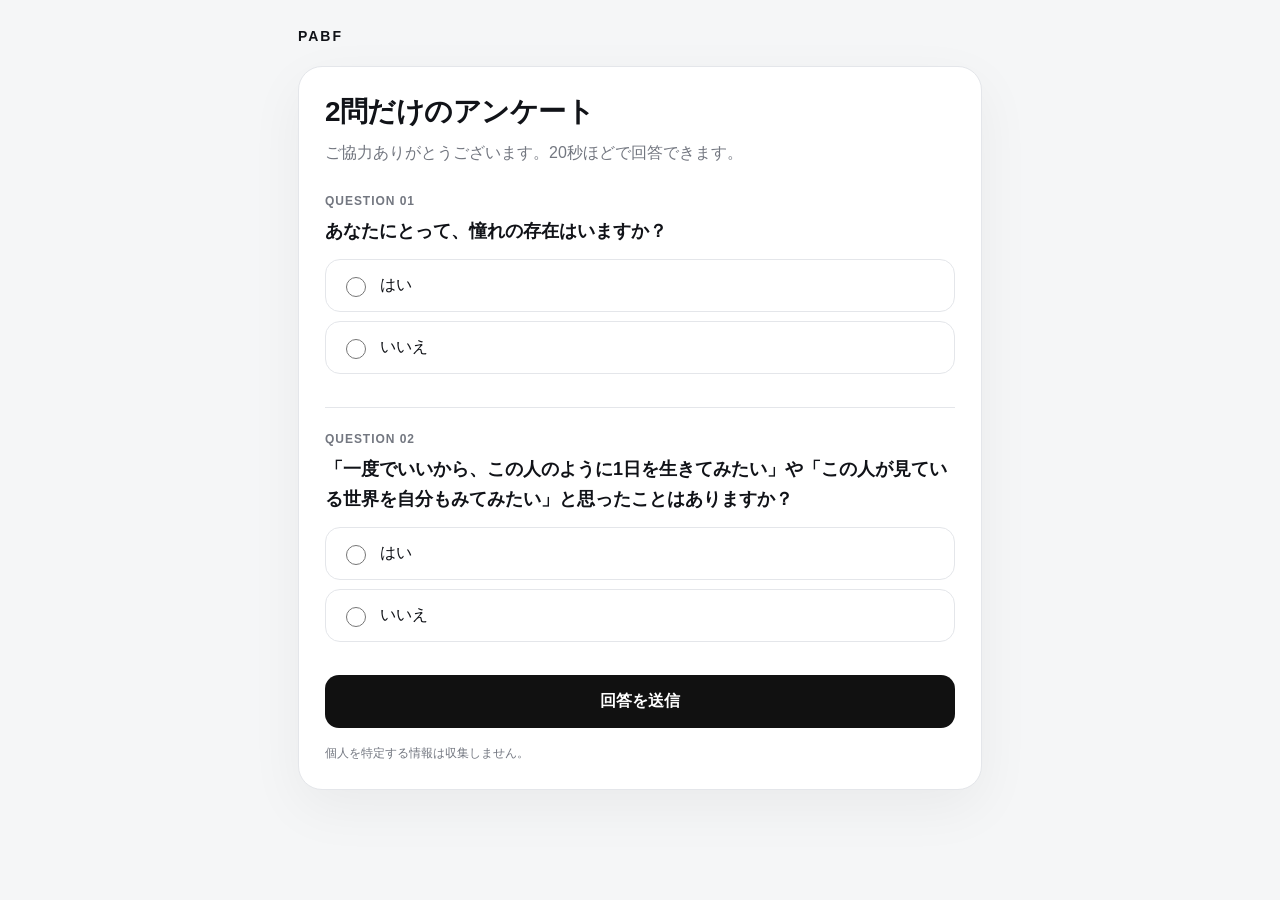
<file: index.html>
<!doctype html>
<html lang="ja">
<head>
<meta charset="utf-8">
<meta name="viewport" content="width=device-width,initial-scale=1">
<title>PABF アンケート</title>
<style>
:root{--bg:#f5f6f7;--card:#fff;--text:#111318;--muted:#737780;--line:#e4e6ea}
*{box-sizing:border-box}
body{margin:0;background:var(--bg);color:var(--text);font-family:-apple-system,BlinkMacSystemFont,"Segoe UI","Noto Sans JP","Hiragino Sans",sans-serif}
.wrap{max-width:720px;margin:0 auto;padding:28px 18px 64px}
.logo{font-size:14px;font-weight:900;letter-spacing:.14em;margin-bottom:22px}
.card{background:var(--card);border:1px solid var(--line);border-radius:24px;padding:26px;box-shadow:0 18px 55px rgba(20,22,26,.05)}
h1{margin:0 0 8px;font-size:28px;line-height:1.35;letter-spacing:-.02em}
.sub{margin:0;color:var(--muted);line-height:1.7}
.q{padding:24px 0;border-top:1px solid var(--line)}
.q.first{border-top:0;padding-top:28px}
.qn{font-size:12px;color:var(--muted);font-weight:800;letter-spacing:.08em;margin-bottom:8px}
.qt{font-size:18px;font-weight:800;line-height:1.7;margin-bottom:12px}
.choice{display:flex;align-items:center;gap:11px;border:1px solid var(--line);border-radius:15px;padding:14px 15px;margin:9px 0;background:#fff;cursor:pointer}
.choice:has(input:checked){border:2px solid #111;padding:13px 14px;background:#fafafa}
input[type=radio]{width:20px;height:20px;accent-color:#111}
button{width:100%;border:0;border-radius:14px;padding:16px 18px;background:#111;color:#fff;font-size:16px;font-weight:900;cursor:pointer}
button:disabled{opacity:.55}
.msg{margin-top:16px;padding:13px 14px;border-radius:13px;background:#fff2f2;color:#9f1d1d;display:none}
.done{text-align:center;padding:48px 18px}
.done .mark{font-size:42px;margin-bottom:12px}
.small{font-size:12px;color:var(--muted);margin-top:16px;line-height:1.6}
@media(max-width:600px){.wrap{padding-top:18px}.card{padding:21px}h1{font-size:24px}.qt{font-size:17px}}
</style>
</head>
<body>
<main class="wrap">
  <div class="logo">PABF</div>
  <section class="card">
    <div id="formView">
      <h1>2問だけのアンケート</h1>
      <p class="sub">ご協力ありがとうございます。20秒ほどで回答できます。</p>
      <form id="survey">
        <div class="q first">
          <div class="qn">QUESTION 01</div>
          <div class="qt">あなたにとって、憧れの存在はいますか？</div>
          <label class="choice"><input type="radio" name="q1" value="yes" required>はい</label>
          <label class="choice"><input type="radio" name="q1" value="no">いいえ</label>
        </div>
        <div class="q">
          <div class="qn">QUESTION 02</div>
          <div class="qt">「一度でいいから、この人のように1日を生きてみたい」や「この人が見ている世界を自分もみてみたい」と思ったことはありますか？</div>
          <label class="choice"><input type="radio" name="q2" value="yes" required>はい</label>
          <label class="choice"><input type="radio" name="q2" value="no">いいえ</label>
        </div>
        <button id="submitBtn" type="submit">回答を送信</button>
        <div class="msg" id="msg"></div>
        <div class="small">個人を特定する情報は収集しません。</div>
      </form>
    </div>
    <div id="doneView" class="done" hidden>
      <div class="mark">✓</div>
      <h1>ご回答ありがとうございました。</h1>
    </div>
  </section>
</main>
<script>
const NS="pabfsm20260923x8k2m4p7";
const BASE='https://abacus.jasoncameron.dev';
const form=document.getElementById('survey');
const btn=document.getElementById('submitBtn');
const msg=document.getElementById('msg');

if(localStorage.getItem('pabf_survey_submitted_v2')==='1'){
  document.getElementById('formView').hidden=true;
  document.getElementById('doneView').hidden=false;
}

function hit(key){
  return fetch(BASE+'/hit/'+encodeURIComponent(NS)+'/'+encodeURIComponent(key),{cache:'no-store'})
    .then(r=>{if(!r.ok) throw new Error('HTTP '+r.status); return r.json();});
}

form.addEventListener('submit',async(e)=>{
  e.preventDefault();
  const fd=new FormData(form);
  const q1=fd.get('q1');
  const q2=fd.get('q2');
  if(!q1||!q2)return;

  btn.disabled=true;
  btn.textContent='送信中…';
  msg.style.display='none';

  try{
    await Promise.all([
      hit('total'),
      hit(q1==='yes'?'q1_yes':'q1_no'),
      hit(q2==='yes'?'q2_yes':'q2_no')
    ]);
    localStorage.setItem('pabf_survey_submitted_v2','1');
    document.getElementById('formView').hidden=true;
    document.getElementById('doneView').hidden=false;
  }catch(err){
    msg.textContent='送信に失敗しました。もう一度お試しください。';
    msg.style.display='block';
    btn.disabled=false;
    btn.textContent='回答を送信';
  }
});
</script>
</body>
</html>
</file>
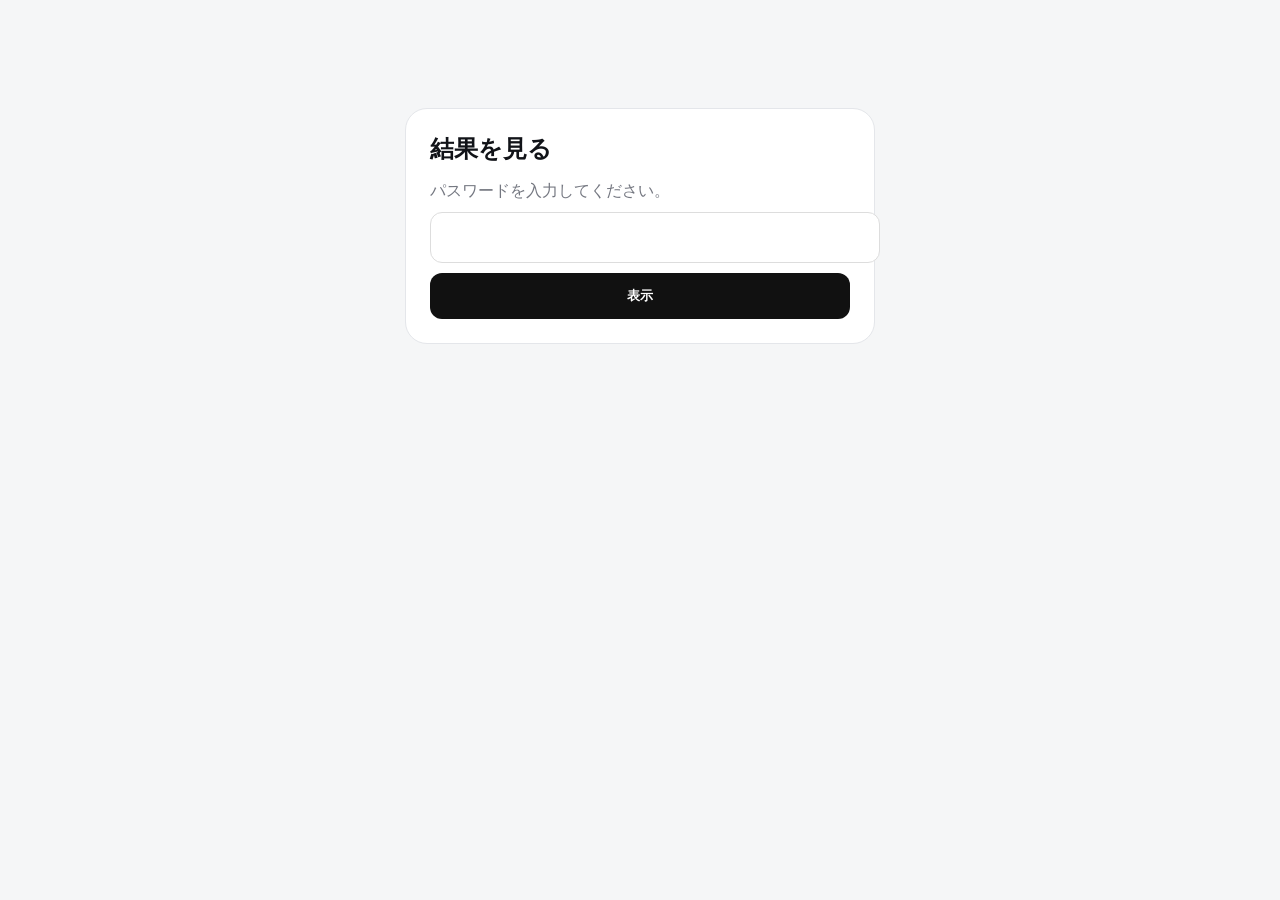
<file: results-v2.html>
<!doctype html>
<html lang="ja">
<head>
<meta charset="utf-8">
<meta name="viewport" content="width=device-width,initial-scale=1">
<title>PABF アンケート結果</title>
<style>
body{margin:0;background:#f5f6f7;color:#111318;font-family:-apple-system,BlinkMacSystemFont,"Segoe UI","Noto Sans JP",sans-serif}
.wrap{max-width:760px;margin:0 auto;padding:28px 18px 60px}
.card{background:#fff;border:1px solid #e4e6ea;border-radius:22px;padding:24px;margin-bottom:16px}
h1{margin:0 0 16px}.total{font-size:52px;font-weight:900}.row{display:flex;justify-content:space-between;gap:18px;padding:11px 0;border-top:1px solid #e4e6ea}.muted{color:#747780}.login{max-width:420px;margin:80px auto 0}.pass{width:100%;padding:14px;border:1px solid #ddd;border-radius:12px;font-size:18px;margin:10px 0}.btn{width:100%;padding:14px;border:0;border-radius:12px;background:#111;color:#fff;font-weight:800}.note{font-size:12px;color:#747780;margin-top:12px;line-height:1.6}
</style>
</head>
<body>
<main class="wrap">
<section id="login" class="card login"><h1>結果を見る</h1><div class="muted">パスワードを入力してください。</div><input id="pw" class="pass" type="password" inputmode="numeric"><button class="btn" onclick="unlock()">表示</button></section>
<div id="dash" hidden>
  <section class="card"><div class="muted">総回答数</div><div class="total" id="total">0</div><div class="note">旧アンケート＋現在の「憧れに対するアンケート」の回答を合算表示</div></section>
  <section class="card"><h1>Q1 憧れの存在はいますか？</h1><div class="row"><span>はい</span><strong id="q1y">0</strong></div><div class="row"><span>いいえ</span><strong id="q1n">0</strong></div></section>
  <section class="card"><h1>Q2 その人のように1日を生きてみたいと思ったことはありますか？</h1><div class="row"><span>はい</span><strong id="q2y">0</strong></div><div class="row"><span>いいえ</span><strong id="q2n">0</strong></div></section>
  <button class="btn" onclick="load()">最新の結果を読み込む</button>
</div>
</main>
<script>
const OLD_NS="pabfsm20260923x8k2m4p7";
const NEW_NS="pabfadmire20260925v3m7x4";
const BASE='https://abacus.jasoncameron.dev';

function unlock(){
  if(document.getElementById('pw').value==='3725'){
    document.getElementById('login').hidden=true;
    document.getElementById('dash').hidden=false;
    load();
  }else alert('パスワードが違います');
}

async function getCounter(ns,key){
  const r=await fetch(BASE+'/get/'+encodeURIComponent(ns)+'/'+encodeURIComponent(key),{cache:'no-store'});
  if(!r.ok) return 0;
  const d=await r.json();
  return Number(d.value||0);
}

async function load(){
  const [
    oldTotal,oldQ1Y,oldQ1N,oldQ2Y,oldQ2N,
    yy,yn,ny,nn
  ]=await Promise.all([
    getCounter(OLD_NS,'total'),
    getCounter(OLD_NS,'q1_yes'),
    getCounter(OLD_NS,'q1_no'),
    getCounter(OLD_NS,'q2_yes'),
    getCounter(OLD_NS,'q2_no'),
    getCounter(NEW_NS,'a_yes_yes'),
    getCounter(NEW_NS,'a_yes_no'),
    getCounter(NEW_NS,'a_no_yes'),
    getCounter(NEW_NS,'a_no_no')
  ]);

  const newTotal=yy+yn+ny+nn;
  const total=oldTotal+newTotal;
  const q1y=oldQ1Y+yy+yn;
  const q1n=oldQ1N+ny+nn;
  const q2y=oldQ2Y+yy+ny;
  const q2n=oldQ2N+yn+nn;

  document.getElementById('total').textContent=total;
  document.getElementById('q1y').textContent=q1y;
  document.getElementById('q1n').textContent=q1n;
  document.getElementById('q2y').textContent=q2y;
  document.getElementById('q2n').textContent=q2n;
}
</script>
</body>
</html>
</file>
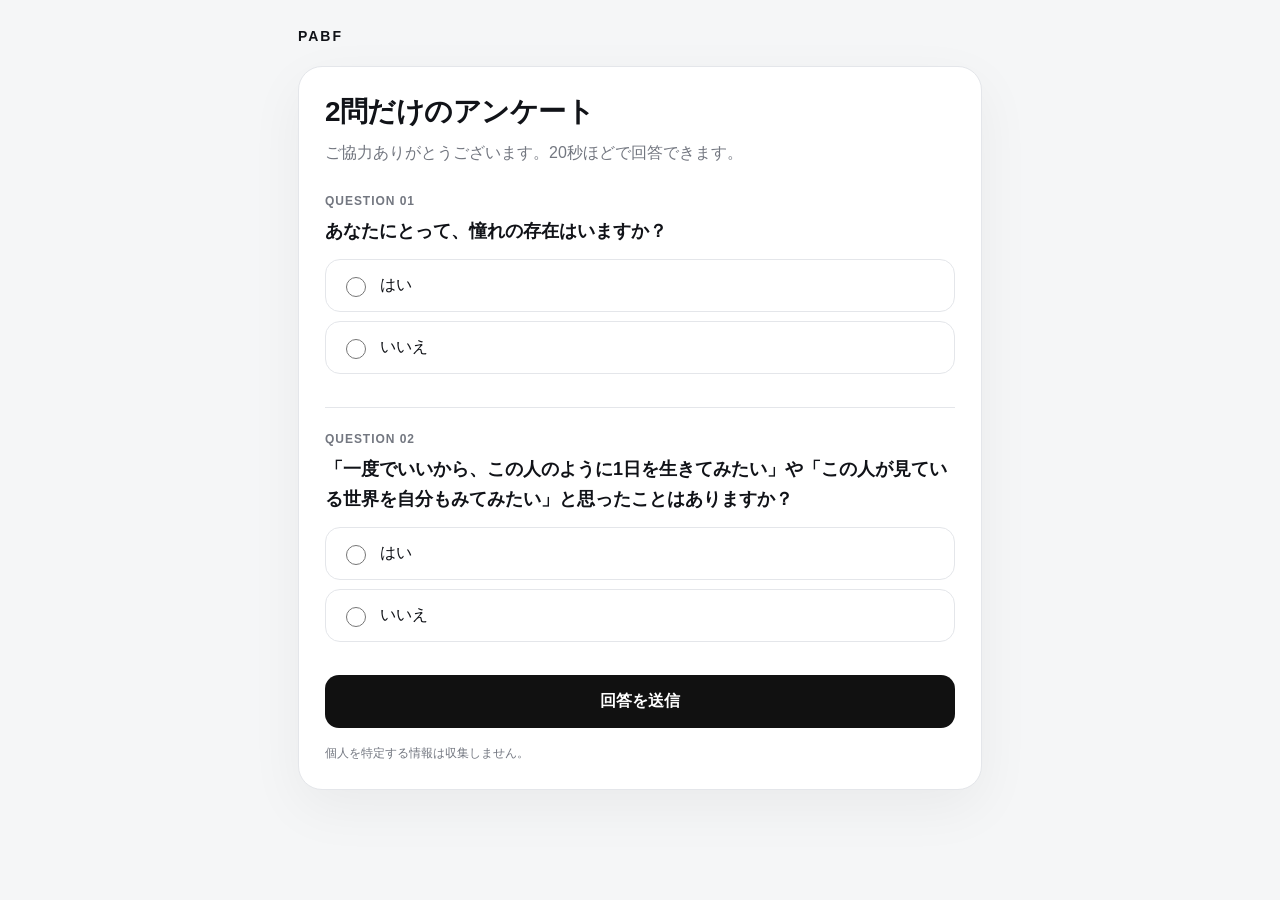
<file: 憧れに対するアンケート.html>
<!doctype html>
<html lang="ja">
<head>
<meta charset="utf-8">
<meta name="viewport" content="width=device-width,initial-scale=1">
<title>憧れに対するアンケート</title>
<style>
:root{--bg:#f5f6f7;--card:#fff;--text:#111318;--muted:#737780;--line:#e4e6ea}
*{box-sizing:border-box}
body{margin:0;background:var(--bg);color:var(--text);font-family:-apple-system,BlinkMacSystemFont,"Segoe UI","Noto Sans JP","Hiragino Sans",sans-serif}
.wrap{max-width:720px;margin:0 auto;padding:28px 18px 64px}
.logo{font-size:14px;font-weight:900;letter-spacing:.14em;margin-bottom:22px}
.card{background:var(--card);border:1px solid var(--line);border-radius:24px;padding:26px;box-shadow:0 18px 55px rgba(20,22,26,.05)}
h1{margin:0 0 8px;font-size:28px;line-height:1.35;letter-spacing:-.02em}
.sub{margin:0;color:var(--muted);line-height:1.7}
.q{padding:24px 0;border-top:1px solid var(--line)}
.q.first{border-top:0;padding-top:28px}
.qn{font-size:12px;color:var(--muted);font-weight:800;letter-spacing:.08em;margin-bottom:8px}
.qt{font-size:18px;font-weight:800;line-height:1.7;margin-bottom:12px}
.choice{display:flex;align-items:center;gap:11px;border:1px solid var(--line);border-radius:15px;padding:14px 15px;margin:9px 0;background:#fff;cursor:pointer}
.choice:has(input:checked){border:2px solid #111;padding:13px 14px;background:#fafafa}
input[type=radio]{width:20px;height:20px;accent-color:#111}
button{width:100%;border:0;border-radius:14px;padding:16px 18px;background:#111;color:#fff;font-size:16px;font-weight:900;cursor:pointer}
button:disabled{opacity:.55}
.msg{margin-top:16px;padding:13px 14px;border-radius:13px;background:#fff2f2;color:#9f1d1d;display:none}
.done{text-align:center;padding:48px 18px}.done .mark{font-size:42px;margin-bottom:12px}
.small{font-size:12px;color:var(--muted);margin-top:16px;line-height:1.6}
@media(max-width:600px){.wrap{padding-top:18px}.card{padding:21px}h1{font-size:24px}.qt{font-size:17px}}
</style>
</head>
<body>
<main class="wrap">
<div class="logo">PABF</div>
<section class="card">
<div id="formView">
<h1>2問だけのアンケート</h1>
<p class="sub">ご協力ありがとうございます。20秒ほどで回答できます。</p>
<form id="survey">
<div class="q first">
<div class="qn">QUESTION 01</div>
<div class="qt">あなたにとって、憧れの存在はいますか？</div>
<label class="choice"><input type="radio" name="q1" value="yes" required>はい</label>
<label class="choice"><input type="radio" name="q1" value="no">いいえ</label>
</div>
<div class="q">
<div class="qn">QUESTION 02</div>
<div class="qt">「一度でいいから、この人のように1日を生きてみたい」や「この人が見ている世界を自分もみてみたい」と思ったことはありますか？</div>
<label class="choice"><input type="radio" name="q2" value="yes" required>はい</label>
<label class="choice"><input type="radio" name="q2" value="no">いいえ</label>
</div>
<button id="submitBtn" type="submit">回答を送信</button>
<div class="msg" id="msg"></div>
<div class="small">個人を特定する情報は収集しません。</div>
</form>
</div>
<div id="doneView" class="done" hidden><div class="mark">✓</div><h1>ご回答ありがとうございました。</h1></div>
</section>
</main>
<script>
const NS="pabfadmire20260925v3m7x4";
const BASE='https://abacus.jasoncameron.dev';
const form=document.getElementById('survey');
const btn=document.getElementById('submitBtn');
const msg=document.getElementById('msg');
const submittedKey='pabf_admire_survey_v3';

if(localStorage.getItem(submittedKey)==='1'){
  document.getElementById('formView').hidden=true;
  document.getElementById('doneView').hidden=false;
}

form.addEventListener('submit',async(e)=>{
  e.preventDefault();
  const fd=new FormData(form);
  const q1=fd.get('q1'), q2=fd.get('q2');
  if(!q1||!q2)return;
  const answerKey='a_'+q1+'_'+q2;

  btn.disabled=true;
  btn.textContent='送信中…';
  msg.style.display='none';

  try{
    const r=await fetch(BASE+'/hit/'+encodeURIComponent(NS)+'/'+encodeURIComponent(answerKey),{cache:'no-store'});
    if(!r.ok) throw new Error('HTTP '+r.status);
    await r.json();
    localStorage.setItem(submittedKey,'1');
    document.getElementById('formView').hidden=true;
    document.getElementById('doneView').hidden=false;
  }catch(err){
    msg.textContent='送信に失敗しました。ページを再読み込みして、もう一度お試しください。';
    msg.style.display='block';
    btn.disabled=false;
    btn.textContent='回答を送信';
  }
});
</script>
</body>
</html>
</file>
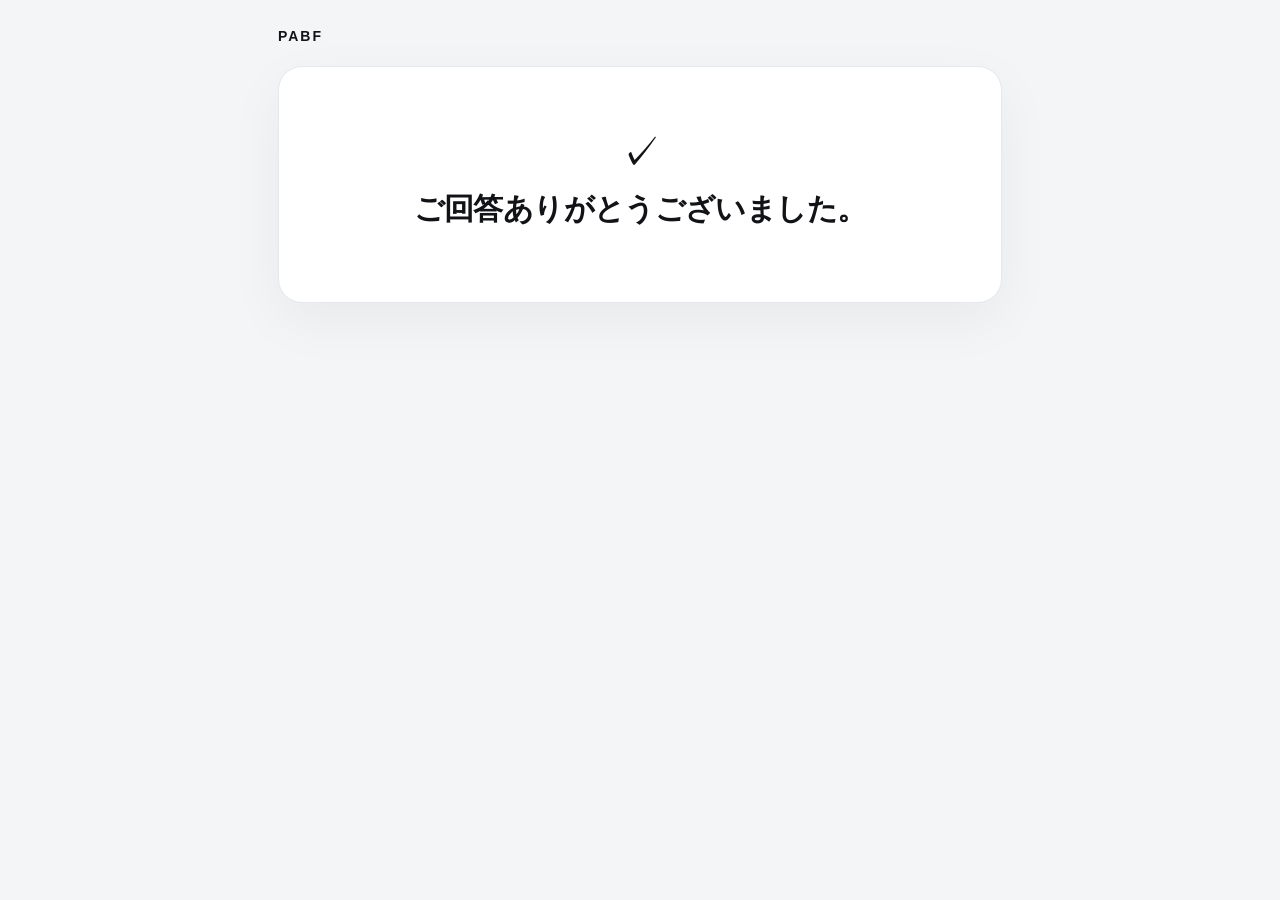
<file: templates/thanks.html>
<!doctype html><html lang="ja"><head><meta charset="utf-8"><meta name="viewport" content="width=device-width,initial-scale=1"><title>回答完了</title><link rel="stylesheet" href="/static/style.css"></head><body><main class="shell"><div class="logo">PABF</div><section class="card center"><div class="thanks-icon">✓</div><h1>ご回答ありがとうございました。</h1></section></main></body></html>
</file>
<file: static/style.css>
:root{--bg:#f4f5f7;--surface:#fff;--text:#121316;--muted:#6f7480;--line:#e6e8ec;--black:#111216}
*{box-sizing:border-box}html,body{margin:0;min-height:100%;font-family:-apple-system,BlinkMacSystemFont,"Segoe UI","Noto Sans JP","Hiragino Sans",sans-serif;background:var(--bg);color:var(--text)}
.shell{max-width:760px;margin:0 auto;padding:28px 18px 60px}.admin-shell{max-width:1060px}.logo{font-size:14px;font-weight:900;letter-spacing:.14em;margin-bottom:22px}
.card,.metric-card{background:var(--surface);border:1px solid var(--line);border-radius:24px;box-shadow:0 18px 55px rgba(18,19,22,.05);padding:28px}
h1{font-size:30px;line-height:1.35;margin:0 0 10px;letter-spacing:-.02em}.sub{margin:0;color:var(--muted);line-height:1.75}
.question{padding:26px 0;border-top:1px solid var(--line)}.question.first{border-top:0;padding-top:28px}.qnum{font-size:12px;color:var(--muted);font-weight:800;letter-spacing:.1em;margin-bottom:7px}
.qtext,.metric-title{font-size:18px;line-height:1.75;font-weight:800;margin-bottom:14px}.choice{display:flex;align-items:center;gap:12px;border:1px solid var(--line);border-radius:16px;padding:15px 16px;margin:10px 0;cursor:pointer;background:#fff}
.choice:has(input:checked){border:2px solid var(--black);padding:14px 15px;background:#fafafa}.choice input{width:20px;height:20px;accent-color:#111}
.primary{border:0;border-radius:15px;background:#111;color:#fff;width:100%;padding:17px 20px;font-size:16px;font-weight:900;cursor:pointer}.primary:disabled{opacity:.6}
.error{background:#fff2f2;border:1px solid #ffd3d3;color:#9f1d1d;border-radius:14px;padding:12px 14px;margin-top:18px}.center{text-align:center;padding:62px 26px}.thanks-icon{font-size:42px;margin-bottom:12px}
.login-wrap{max-width:460px}.pass{width:100%;border:1px solid var(--line);border-radius:14px;padding:15px 16px;font-size:18px;margin:18px 0 12px}
.admin-top{display:flex;align-items:flex-end;justify-content:space-between;gap:16px;margin-bottom:18px}.admin-actions{display:flex;gap:10px;align-items:center}.secondary{background:#fff;color:#111;border:1px solid var(--line);border-radius:12px;padding:10px 13px;font-weight:800;text-decoration:none;cursor:pointer}
.summary{display:grid;grid-template-columns:1fr auto;align-items:end;gap:20px}.total-label{font-size:13px;color:var(--muted);font-weight:800}.total{font-size:54px;line-height:1;font-weight:950;letter-spacing:-.04em;margin-top:6px}.updated{font-size:12px;color:var(--muted)}
.grid{display:grid;grid-template-columns:1fr 1fr;gap:18px;margin-top:18px}.metric-title{min-height:58px}.pie{width:210px;height:210px;border-radius:50%;margin:22px auto;background:conic-gradient(#111 0 var(--yes),#e7e9ed var(--yes) 100%);position:relative}.pie:after{content:"";position:absolute;inset:32px;background:#fff;border-radius:50%}
.legend{display:flex;justify-content:center;gap:22px;color:var(--muted);font-size:13px}.dot{display:inline-block;width:10px;height:10px;border-radius:50%;margin-right:6px;vertical-align:-1px;background:#111}.dot.no{background:#e7e9ed;border:1px solid #c8cbd1}
.stats{margin-top:18px;border-top:1px solid var(--line)}.statrow{display:flex;justify-content:space-between;padding:13px 0;border-bottom:1px solid var(--line)}.statrow strong{font-size:18px}.refresh{margin-top:18px;width:auto}
@media(max-width:760px){.shell{padding-top:18px}.card{padding:22px}h1{font-size:25px}.grid{grid-template-columns:1fr}.admin-top{align-items:flex-start;flex-direction:column}.summary{grid-template-columns:1fr}.total{font-size:48px}.metric-title{min-height:0}}
</file>
